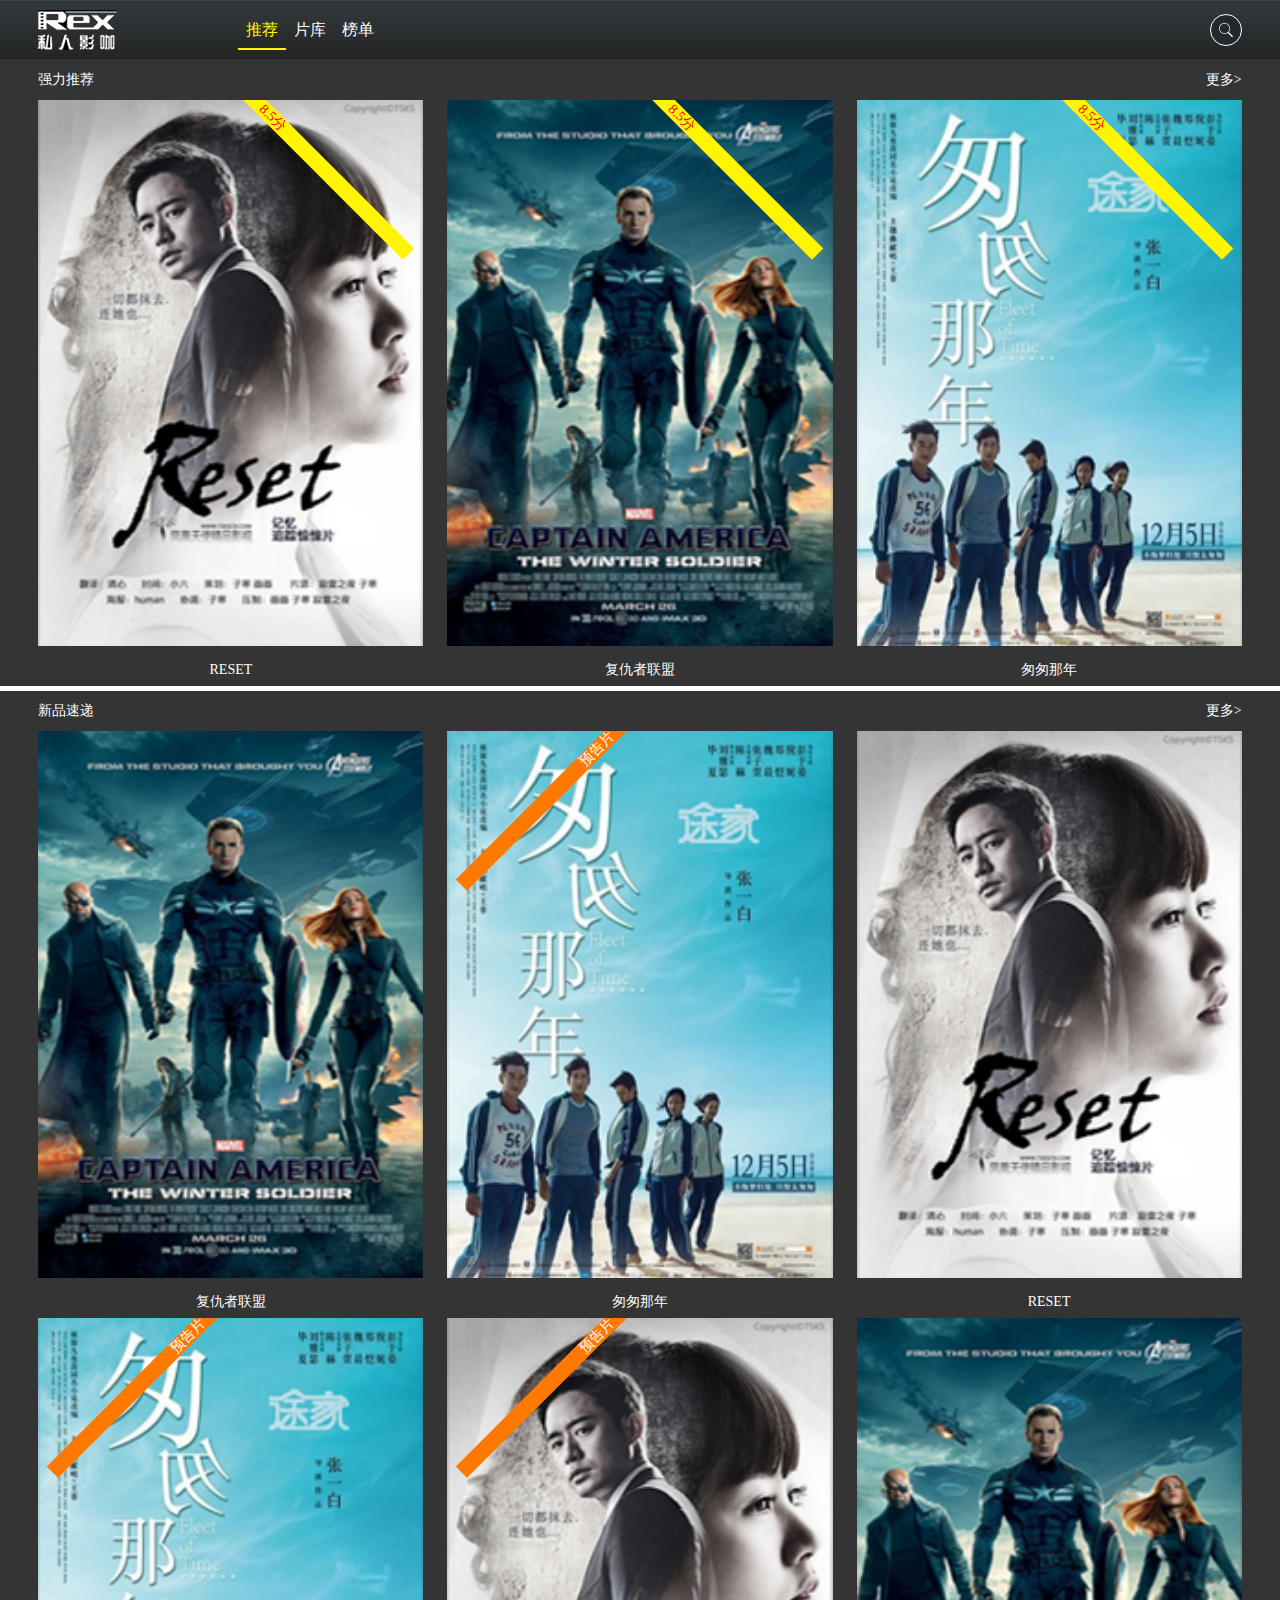
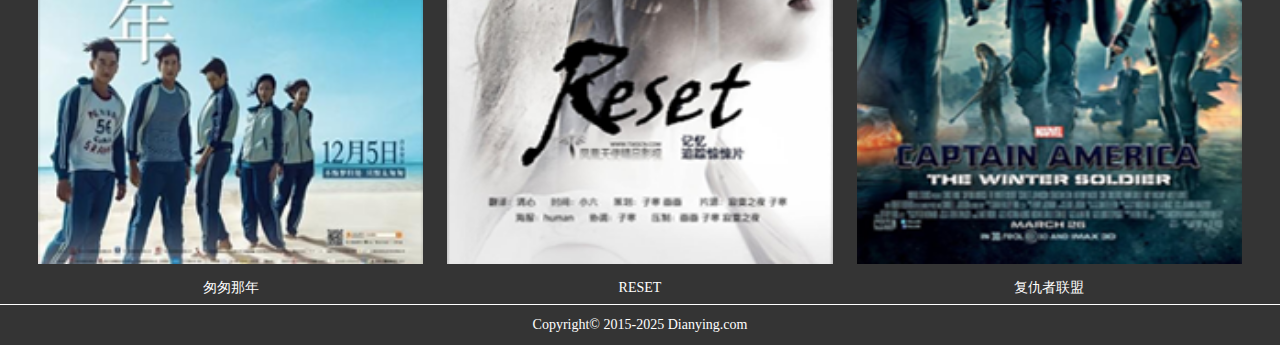
<file: index.html>
<!DOCTYPE html>
<html>
<head>
<meta charset="utf-8">
<meta http-equiv="X-UA-Compatible" content="IE=edge,chrome=1">
<meta name="viewport" content="width=device-width,user-scalable=no">
<title>Examples</title>
<meta name="description" content="">
<meta name="keywords" content="">
<link href="css/main.css" rel="stylesheet">
</head>
<body>
    <div class="header">
    	<div class="h_box clearfix">
    		<a href="index.html" class="logo"><img class="middle " src="img/logo.png" alt=""></a>
	    	<ul class="clearfix">
	    		<li class="selected"><a href="index.html">推荐</a></li>
	    		<li><a href="library.html">片库</a></li>
	    		<li><a href="honor.html">榜单</a></li>
	    	</ul>
	    	<div class="search_box">
	    		<form action="#">
	    			<input type="text" id="keyword" placeholder="电影、影人、影院、电视剧">
	    			<input type="button" id="search" class="middle">
	    		</form>
	    	</div>
    	</div>
    </div>
    <div class="recomm">
    	<div class="container">
    		<div class="tittle">
    			<span>强力推荐</span>
    			<a href="#" class="more">更多></a>
    		</div>
    		<ul>
    			<li>
    				<div class="m_img"><a href="detail.html"><img src="img/movie1.png" class="auto" alt=""></a><span class="m_score">8.5分</span></div>
    				<div class="m_name"><a href="detail.html">RESET</a></div>
    			</li>
    			<li>
    				<div class="m_img"><a href="detail.html"><img src="img/movie2.png" class="auto" alt=""></a><span class="m_score">8.5分</span></div>
    				<div class="m_name"><a href="detail.html">复仇者联盟</a></div>
    			</li>
    			<li>
    				<div class="m_img"><a href="detail.html"><img src="img/movie3.png" class="auto" alt=""></a><span class="m_score">8.5分</span></div>
    				<div class="m_name"><a href="detail.html">匆匆那年</a></div>
    			</li>
    		</ul>
    	</div>
    </div>
    <div class="recomm new_m">
    	<div class="container">
    		<div class="tittle">
    			<span>新品速递</span>
    			<a href="#" class="more">更多></a>
    		</div>
    		<ul>
    			<li>
    				<div class="m_img"><a href="detail.html"><img src="img/movie2.png" class="auto" alt=""></a></div>
    				<div class="m_name"><a href="detail.html">复仇者联盟</a></div>
    			</li>
    			<li>
    				<div class="m_img"><a href="detail.html"><img src="img/movie3.png" class="auto" alt=""></a><span class="m_score ygp">预告片</span></div>
    				<div class="m_name"><a href="detail.html">匆匆那年</a></div>
    			</li>
    			<li>
    				<div class="m_img"><a href="detail.html"><img src="img/movie1.png" class="auto" alt=""></a></div>
    				<div class="m_name"><a href="detail.html">RESET</a></div>
    			</li>
    			<li>
    				<div class="m_img"><a href="detail.html"><img src="img/movie3.png" class="auto" alt=""></a><span class="m_score ygp">预告片</span></div>
    				<div class="m_name"><a href="detail.html">匆匆那年</a></div>
    			</li>
    			<li>
    				<div class="m_img"><a href="detail.html"><img src="img/movie1.png" class="auto" alt=""></a><span class="m_score ygp">预告片</span></div>
    				<div class="m_name"><a href="detail.html">RESET</a></div>
    			</li>
    			<li>
    				<div class="m_img"><a href="detail.html"><img src="img/movie2.png" class="auto" alt=""></a></div>
    				<div class="m_name"><a href="detail.html">复仇者联盟</a></div>
    			</li>
    		</ul>
    	</div>
    </div>

    <div class="copy_r">Copyright© 2015-2025 Dianying.com</div>
    <div class="full hide"></div>
<script src="js/jquery-1.11.2.min.js"></script>
<script src="js/common.js"></script>
</body>
</html>
</file>
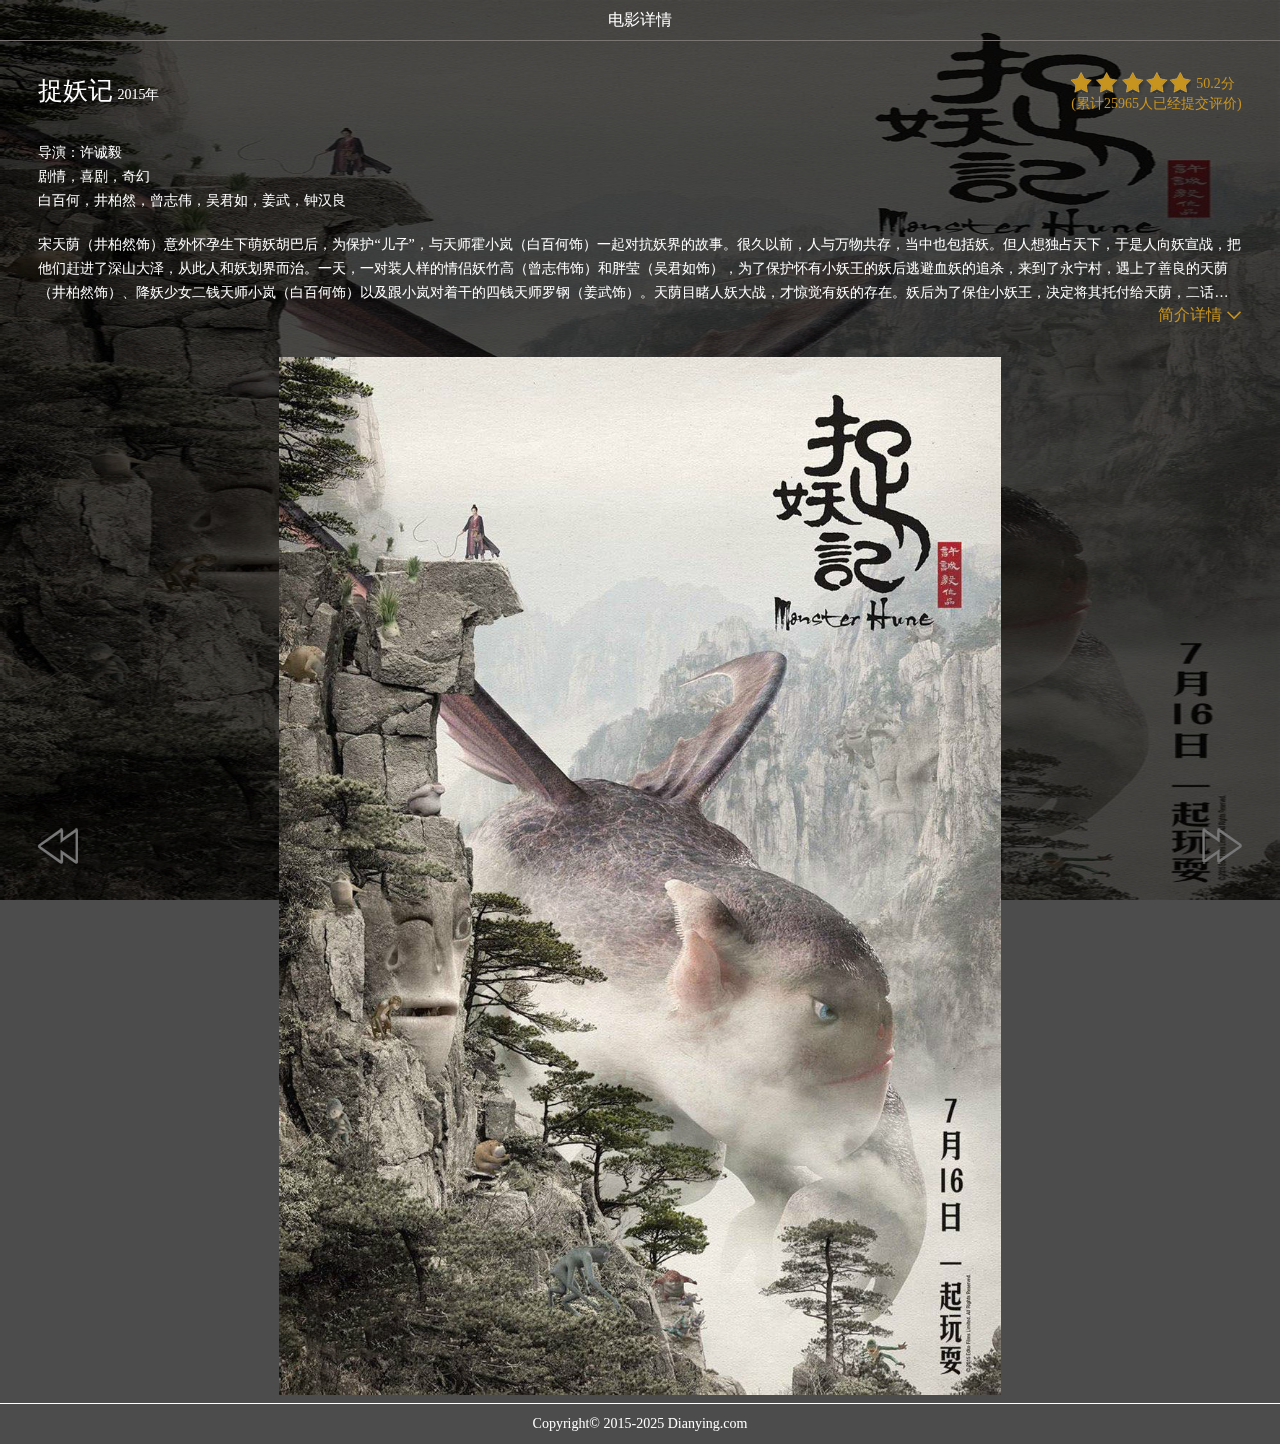
<file: detail.html>
<!DOCTYPE html>
<html>
<head>
<meta charset="utf-8">
<meta http-equiv="X-UA-Compatible" content="IE=edge,chrome=1">
<meta name="viewport" content="width=device-width,user-scalable=no">
<title>Examples</title>
<meta name="description" content="">
<meta name="keywords" content="">
<link href="css/main.css" rel="stylesheet">
</head>
<body>
    <div class="poster_bg"><img src="img/poster1.jpg" alt=""></div>
    <div class="m_detail">
    	<div class="title">电影详情</div>
    	<div class="con_box">
    		<div class="m_head">
    			<div class="m_name"><span class="name">捉妖记</span>2015年</div>
    			<div class="m_eval">
    				<div class="star"><span class="score">50.2分</span></div>
    				<p>(累计<span>25965</span>人已经提交评价)</p>
    			</div>
    		</div>
    		<div class="m_actor">
    			<p>导演：许诚毅</p>
    			<p>剧情，喜剧，奇幻</p>
    			<p>白百何，井柏然，曾志伟，吴君如，姜武，钟汉良</p>
    		</div>
    		<div class="m_about"><p>宋天荫（井柏然饰）意外怀孕生下萌妖胡巴后，为保护“儿子”，与天师霍小岚（白百何饰）一起对抗妖界的故事。很久以前，人与万物共存，当中也包括妖。但人想独占天下，于是人向妖宣战，把他们赶进了深山大泽，从此人和妖划界而治。一天，一对装人样的情侣妖竹高（曾志伟饰）和胖莹（吴君如饰），为了保护怀有小妖王的妖后逃避血妖的追杀，来到了永宁村，遇上了善良的天荫（井柏然饰）、降妖少女二钱天师小岚（白百何饰）以及跟小岚对着干的四钱天师罗钢（姜武饰）。天荫目睹人妖大战，才惊觉有妖的存在。妖后为了保住小妖王，决定将其托付给天荫，二话不说把肚里的蛋塞到天荫的嘴里，男子汉大丈夫的天荫从此就怀着妖胎成为“孕夫”。葛老板（钟汉良饰）重金悬赏小妖王。小岚为了得到赏金，硬拉着从没有离开过永宁村的天荫，同时也揭穿了一个重大的秘密。</p><span>简介详情</span></div>
    		<div class="slider_img">
    			<a href="javascript:;" class="btn_prev"></a>
    			<a href="javascript:;" class="btn_next"></a>
    			<ul>
    				<li><a href="#"><img src="img/poster1.jpg" class="auto" alt=""></a></li>
    			</ul>
    		</div>
    	</div>
    	<div class="copy_r dd">Copyright© 2015-2025 Dianying.com</div>
    </div>

</body>
</html>
</file>
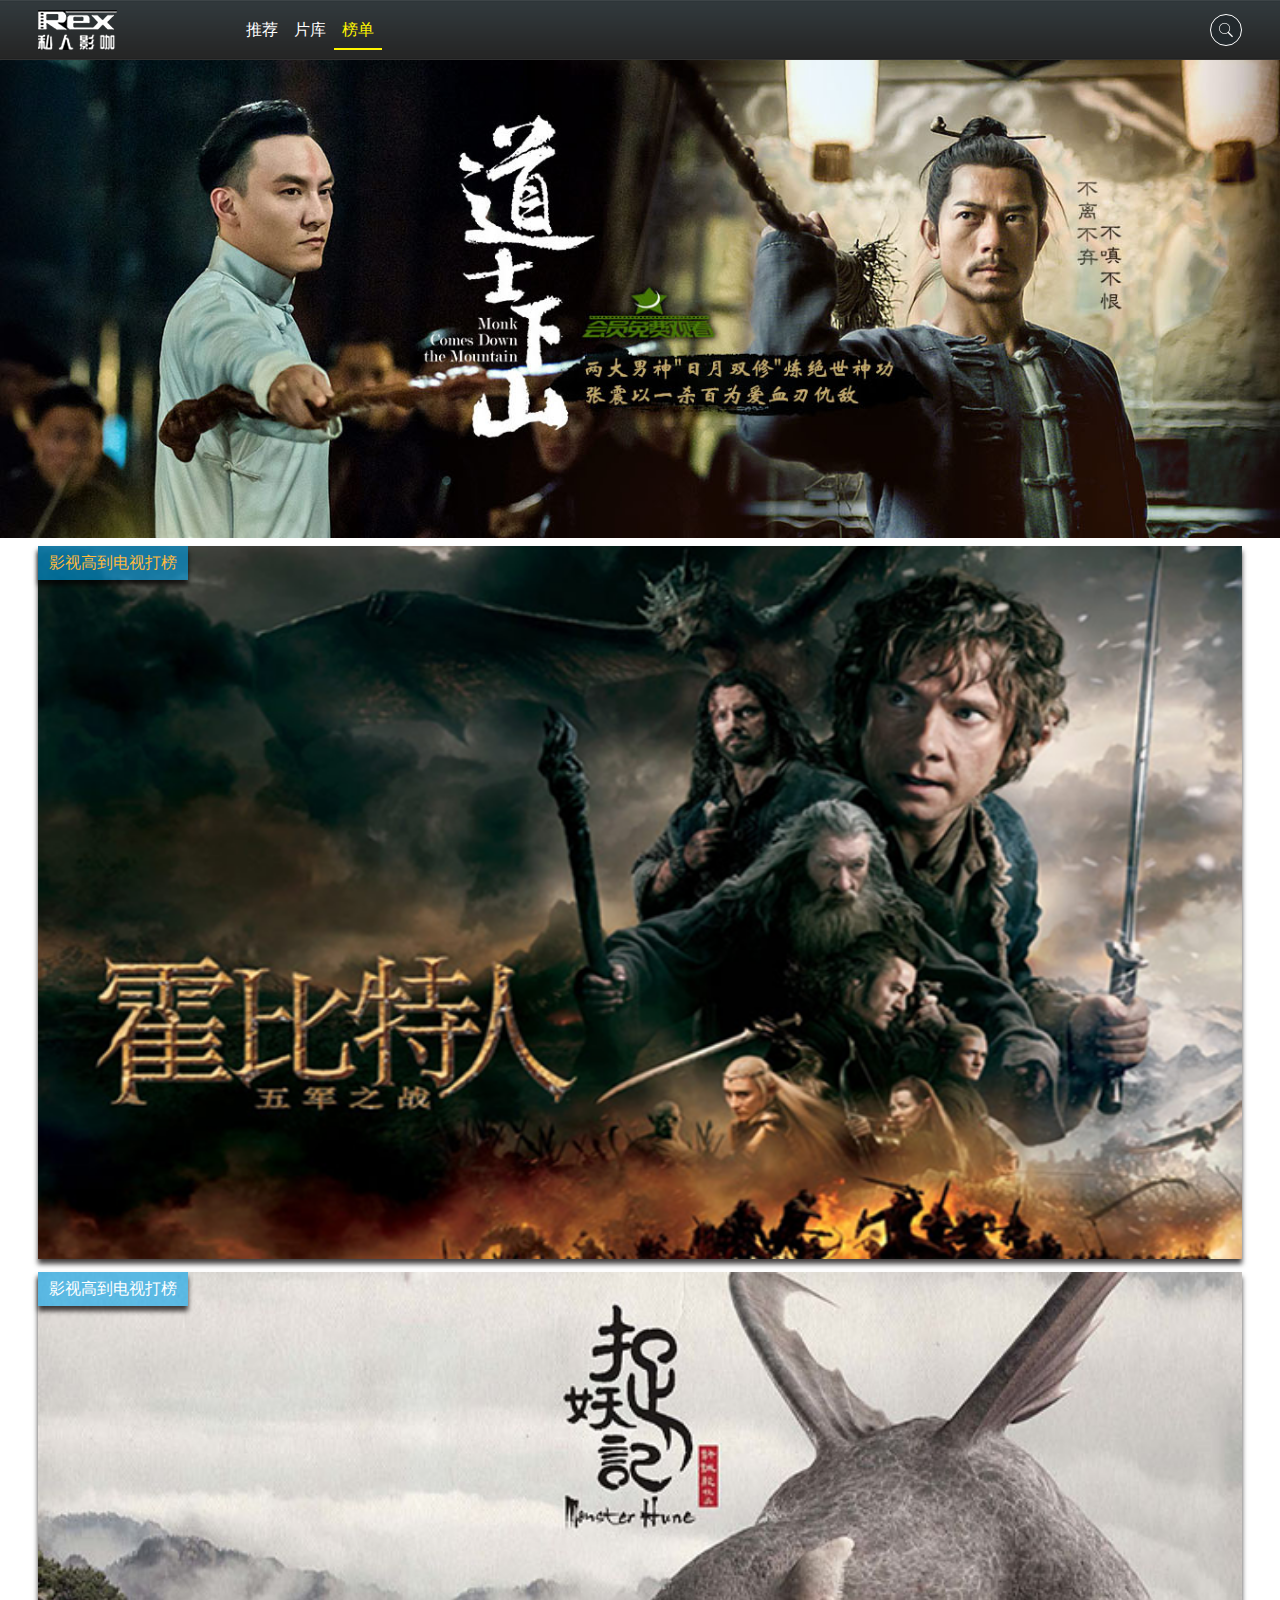
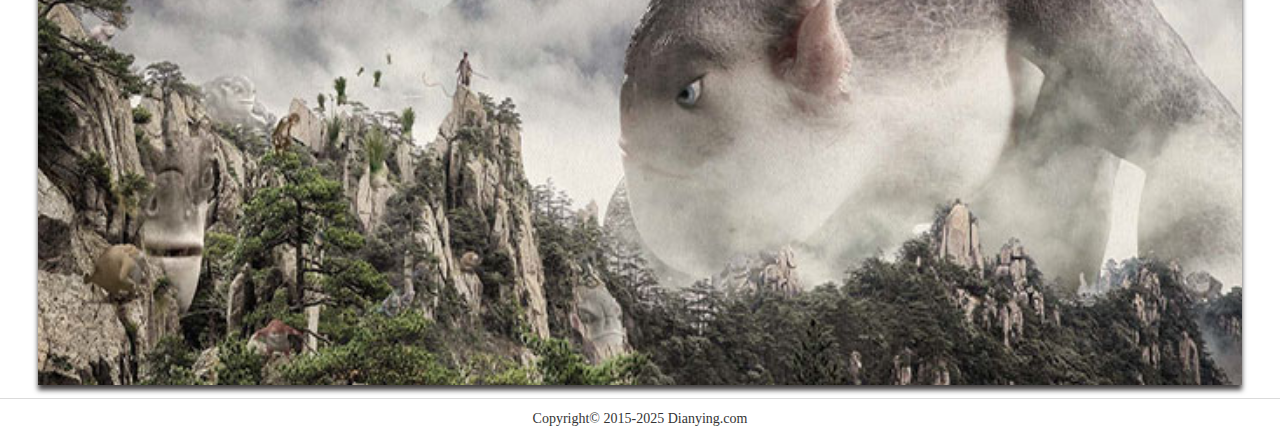
<file: honor.html>
<!DOCTYPE html>
<html>
<head>
<meta charset="utf-8">
<meta http-equiv="X-UA-Compatible" content="IE=edge,chrome=1">
<meta name="viewport" content="width=device-width,user-scalable=no">
<title>Examples</title>
<meta name="description" content="">
<meta name="keywords" content="">
<link href="css/main.css" rel="stylesheet">
</head>
<body>
    <div class="header">
    	<div class="h_box clearfix">
    		<a href="index.html" class="logo"><img class="middle " src="img/logo.png" alt=""></a>
	    	<ul class="clearfix">
	    		<li><a href="#">推荐</a></li>
	    		<li><a href="#">片库</a></li>
	    		<li class="selected"><a href="#">榜单</a></li>
	    	</ul>
	    	<div class="search_box">
	    		<form action="#">
	    			<input type="text" id="keyword" placeholder="电影、影人、影院、电视剧">
	    			<input type="button" id="search" class="middle">
	    		</form>
	    	</div>
    	</div>
    </div>
    <div class="flash_Box">
    	<ul>
    		<li><a href="#"><img class="auto" src="img/slider.jpg" alt=""></a></li>
    		<li><a href="#"><img class="auto" src="img/slider.jpg" alt=""></a></li>
    		<li><a href="#"><img class="auto" src="img/slider.jpg" alt=""></a></li>
    	</ul>
    	<div class="btn_box">
    		<a class="selected" href="javascript:;"></a>
    		<a href="javascript:;"></a>
    		<a href="javascript:;"></a>
    		<a href="javascript:;"></a>
    	</div>
    </div>
    <div class="ranking">
    	<div class="item">
    		<a href="#" class="r_img"><img class="auto" src="img/honor1.png" alt=""></a>
    		<div class="r_txt"><a href="#">影视高到电视打榜</a></div>
    	</div>
    	<div class="item">
    		<a href="#" class="r_img"><img class="auto" src="img/honor2.jpg" alt=""></a>
    		<div class="r_txt b2"><a href="#">影视高到电视打榜</a></div>
    	</div>
    </div>
    <div class="copy_r ww">Copyright© 2015-2025 Dianying.com</div>
</body>
</html>
</file>
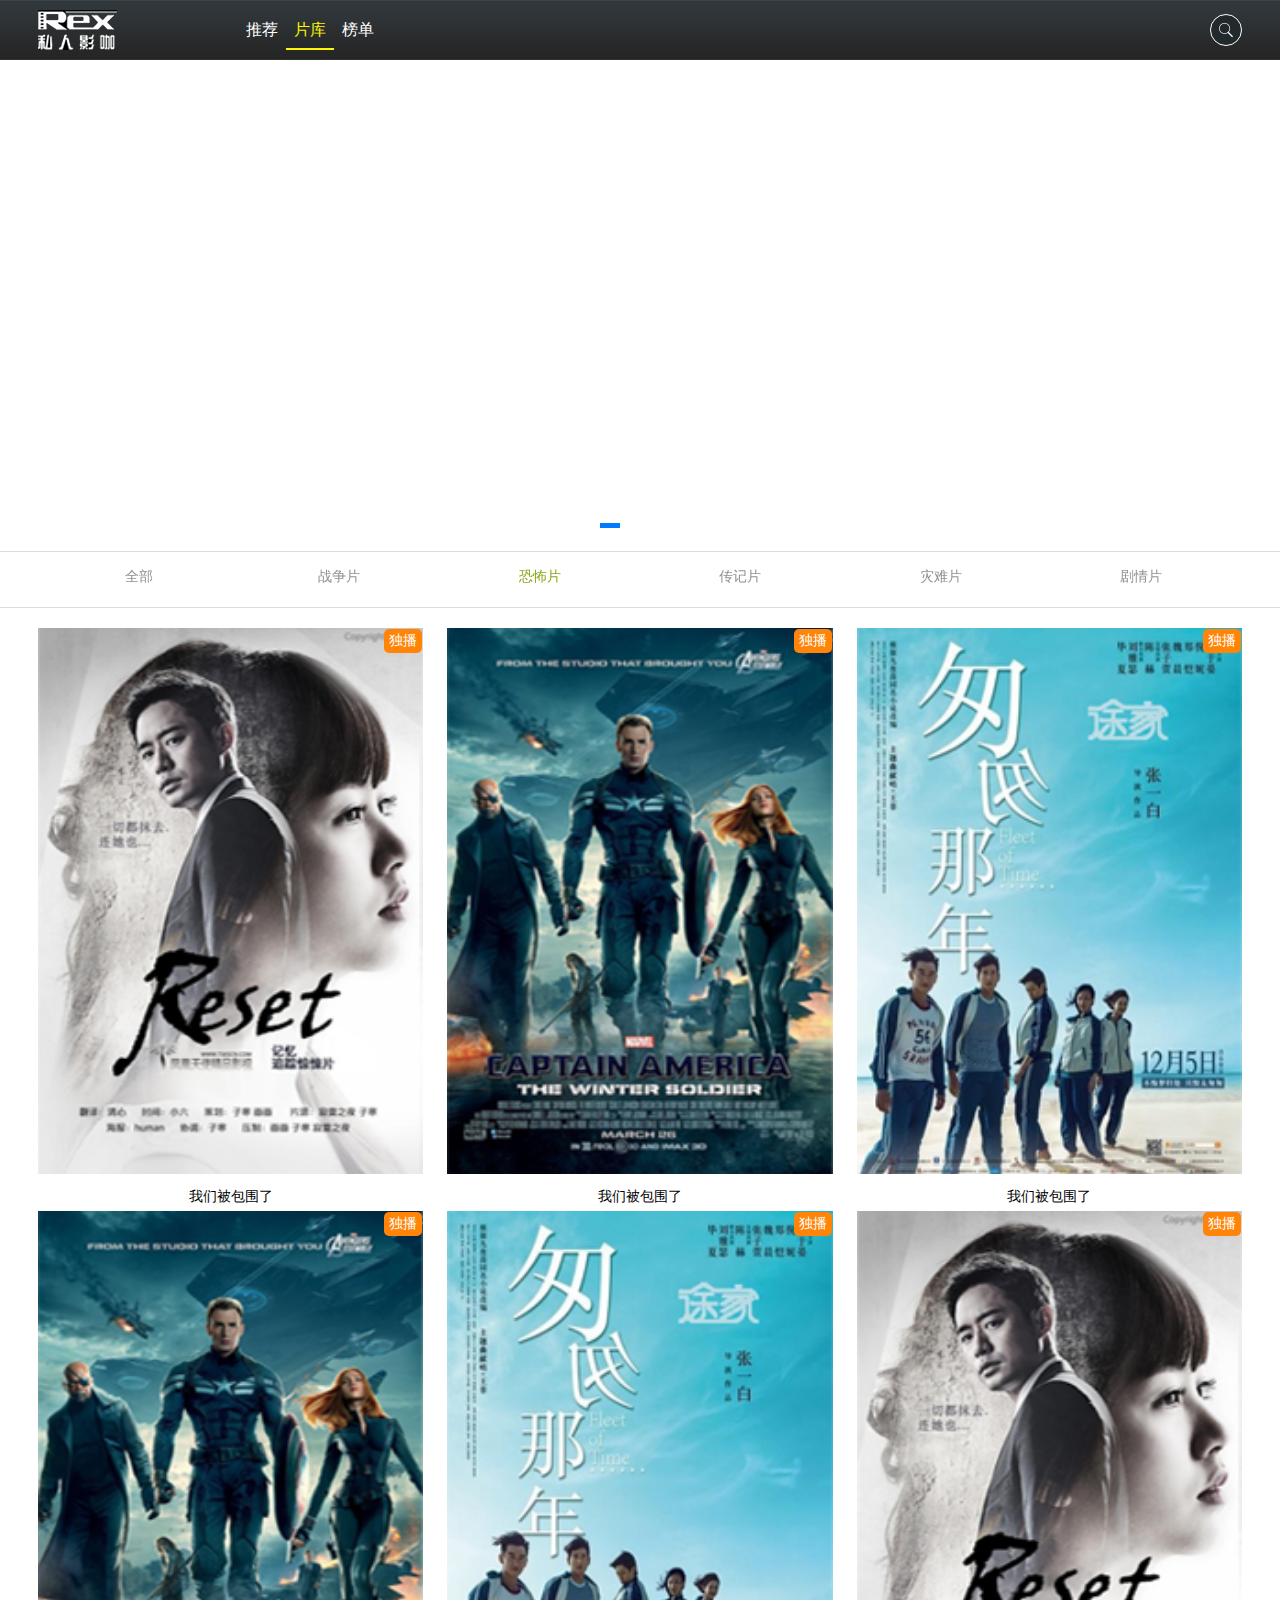
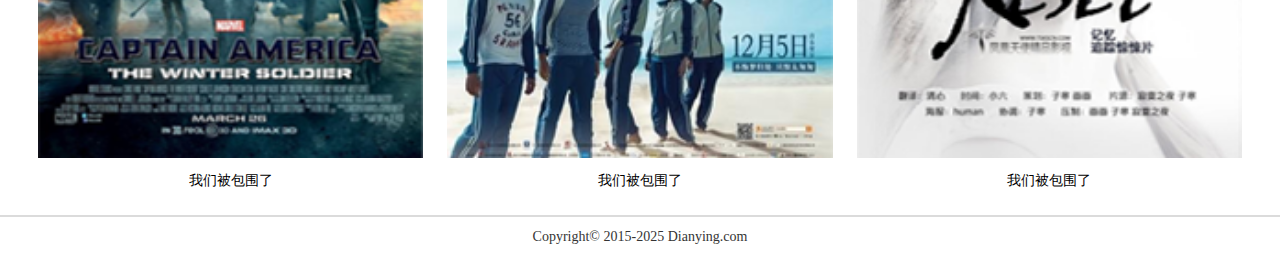
<file: library.html>
<!DOCTYPE html>
<html>
<head>
<meta charset="utf-8">
<meta http-equiv="X-UA-Compatible" content="IE=edge,chrome=1">
<meta name="viewport" content="width=device-width,user-scalable=no">
<title>Examples</title>
<meta name="description" content="">
<meta name="keywords" content="">
<link href="css/main.css" rel="stylesheet">
<link rel="stylesheet" href="css/swiper.min.css">
</head>
<body>
    <div class="header">
    	<div class="h_box clearfix">
    		<a href="index.html" class="logo"><img class="middle " src="img/logo.png" alt=""></a>
	    	<ul class="clearfix">
	    		<li><a href="#">推荐</a></li>
	    		<li class="selected"><a href="#">片库</a></li>
	    		<li><a href="#">榜单</a></li>
	    	</ul>
	    	<div class="search_box">
	    		<form action="#">
	    			<input type="text" id="keyword" placeholder="电影、影人、影院、电视剧">
	    			<input type="button" id="search" class="middle">
	    		</form>
	    	</div>
    	</div>
    </div>
    <div class="flash_Box swiper-container">
    	<ul class="swiper-wrapper">
    		<li class="swiper-slide"><a href="#"><img class="auto" src="img/slider.jpg" alt=""></a></li>
    		<li class="swiper-slide"><a href="#"><img class="auto" src="img/slider.jpg" alt=""></a></li>
    		<li class="swiper-slide"><a href="#"><img class="auto" src="img/slider.jpg" alt=""></a></li>
    	</ul>
    	<div class="btn_box swiper-pagination">
    	</div>
    </div>
    <div class="select_box">
    	<div class="select swiper-container">
    		<div class="swiper swiper-wrapper">
    			<div class="swiper-slide"><a href="#">全部</a></div>
	    		<div class="swiper-slide"><a href="#">战争片</a></div>
	    		<div class="swiper-slide selected"><a href="#">恐怖片</a></div>
	    		<div class="swiper-slide"><a href="#">传记片</a></div>
	    		<div class="swiper-slide"><a href="#">灾难片</a></div>
	    		<div class="swiper-slide"><a href="#">剧情片</a></div>
	    		<div class="swiper-slide"><a href="#">悬疑片</a></div>
    		</div>
    	</div>
    	<!-- <div class="select">
    		<div class="swiper">
    			<a class="selected" href="#">全部</a>
	    		<a href="#">香港</a>
	    		<a href="#">美国</a>
	    		<a href="#">英国</a>
	    		<a href="#">日本</a>
	    		<a href="#">大陆</a>
	    		<a href="#">泰国</a>
	    		<a href="#">其他</a>
    		</div>
    	</div>
    	<div class="select">
    		<div class="swiper">
    			<a href="#">全部</a>
	    		<a href="#">2015</a>
	    		<a href="#">2014</a>
	    		<a class="selected" href="#">2013</a>
	    		<a href="#">2012</a>
	    		<a href="#">2011</a>
	    		<a href="#">2010</a>
	    		<a href="#">其他</a>
    		</div>
    	</div>
    	<div class="select">
    		<div class="swiper">
    			<a href="#">全部</a>
	    		<a class="selected" href="#">人气榜</a>
	    		<a href="#">好评榜</a>
    		</div>
    	</div> -->
    </div>
    <div class="recomm_box">
    	<ul>
    		<li>
    			<div class="m_img"><a href="#"><img class="auto" src="img/movie1.png" alt=""></a><span>独播</span></div>
    			<div class="m_name"><a href="#">我们被包围了</a></div>
    		</li>
    		<li>
    			<div class="m_img"><a href="#"><img class="auto" src="img/movie2.png" alt=""></a><span>独播</span></div>
    			<div class="m_name"><a href="#">我们被包围了</a></div>
    		</li>
    		<li>
    			<div class="m_img"><a href="#"><img class="auto" src="img/movie3.png" alt=""></a><span>独播</span></div>
    			<div class="m_name"><a href="#">我们被包围了</a></div>
    		</li>
    		<li>
    			<div class="m_img"><a href="#"><img class="auto" src="img/movie2.png" alt=""></a><span>独播</span></div>
    			<div class="m_name"><a href="#">我们被包围了</a></div>
    		</li>
    		<li>
    			<div class="m_img"><a href="#"><img class="auto" src="img/movie3.png" alt=""></a><span>独播</span></div>
    			<div class="m_name"><a href="#">我们被包围了</a></div>
    		</li>
    		<li>
    			<div class="m_img"><a href="#"><img class="auto" src="img/movie1.png" alt=""></a><span>独播</span></div>
    			<div class="m_name"><a href="#">我们被包围了</a></div>
    		</li>
    	</ul>
    </div>
    <div class="copy_r ww">Copyright© 2015-2025 Dianying.com</div>

<script src="js/jquery-1.11.2.min.js"></script>
<script src="js/swiper.min.js"></script>
<script src="js/common.js"></script>
</body>
</html>
</file>
<file: css/main.css>
@charset "UTF-8";
/**
 * 
 * @authors Your Name (you@example.org)
 * @date    2015-08-13 16:33:01
 * @version $Id$
 */

*{
	padding: 0;
	margin: 0;
}
body{
	font: normal 14px/24px Microsoft Yahei,Arail;
	color: #fff;
}
a{
	text-decoration: none; 
}
li{
	list-style: none;
}
.middle{
	position: relative;
	top: 50%;
	transform: translateY(-50%);
	-webkit-transform: translateY(-50%);
	-moz-ransform: translateY(-50%);
	-o-transform: translateY(-50%);
}
.clearfix {
    *zoom: 1;
}
.clearfix:before,
.clearfix:after {
    display: table;
    line-height: 0;
    content: "";
}
.clearfix:after {
    clear: both;
}
.auto{
	width: 100%;
	max-width: 100%;
	height: auto;
}
.full{
	width: 100%;
	height: 100%;
	background: #000;
	opacity: 0;
	z-index: 101;
	position: absolute;
	left: 0;
	top: 0;

}
.hide{
	display: none;
}


.header{
	width: 100%;
	height: 60px;
	background: url(../img/nav-bg.png) repeat-x;
}
.header .h_box{
	width: 94%;
	margin: 0 auto;
}
.header .h_box .logo{
	float: left;
	display: block;
	height: 60px;
}
.header .h_box ul{
	float: left;
	padding-left: 10%;
	height: 60px;
	line-height: 60px;
	list-style: none;
}
.header .h_box ul li{
	float: left;
	text-align: center;
}
.header .h_box ul li a{
	padding: 0 8px 10px;
	color: #fff;
	font-size: 1rem;
}
.header .h_box ul li.selected a{
	color: #fff500;
    border-bottom: 2px solid #fff500;
}
.header .h_box .search_box{
	float: right;
	position: relative;
}
.header .h_box .search_box form{
	height: 60px;
}
#keyword{
	width: 205px;
	height: 32px;
	position: absolute;
	top: 15px;
	right: 0;
	box-sizing: border-box;
	border-radius: 20px;
	border: 1px solid #fff;
	padding: 0 37px 0 10px;
	outline: none;
	display: none;
}
#search{
	width: 16px;
	height: 16px;
	padding: 15px;
	border: 1px solid #fff;
	border-radius: 50%;
	background: url(../img/search.png) no-repeat center center #22292d;
	cursor: pointer;
	outline: none;

}

.recomm{
	width: 100%;
	background: #343434;
	margin-bottom: 5px;
}
.recomm .container{
	width: 94%;
	margin: 0 auto;
}
.recomm .container .tittle{
	height: 40px;
	line-height: 40px;
}
.recomm .container .tittle span{
	float: left;
}
.recomm .container .tittle .more{
	float: right;
	color: #fff;
}
.recomm .container ul{
	overflow: hidden;
}
.recomm .container ul li{
	float: left;
	width: 32%;
	margin-right: 2%;
	text-align: center;
}
.recomm .container ul li:nth-child(3n){
	margin-right: 0;
}
.recomm .container ul li .m_img{
	position: relative;
	overflow: hidden;
}
.recomm .container ul li .m_img .m_score{
	display: block;
	width: 100%;
	height: 16px;
	line-height: 16px;
	color: red;
	text-align: center;
	background-color: #fff500;
	position: absolute;
	left: 42px;
	top: 10px;
	transform: rotate(45deg);
}
.recomm .container ul li .m_img .ygp{
	right: 42px;
	left: auto;
	transform: rotate(-45deg);
	color: #fff;
	background-color: #ff7800;
}
.recomm .container ul li .m_name{
	height: 32px;
	line-height: 32px;
}
.recomm .container ul li a{
	color: #fff;
}
.new_m{
	margin-bottom: 0;
}

.copy_r{
	text-align: center;
	color: #fff;
	border-top: 1px solid #fff;
	background: #343434;
	line-height: 40px;
}


.flash_Box{
	position: relative;
	overflow: hidden;
}
.flash_Box ul{
	width: 100%;
	display: flex;
}
.flash_Box ul li{
	width: 100%;
	box-sizing: content-box;
	flex-shrink: 0;
}

.flash_Box .btn_box{
	position: absolute;
	left: 0;
	bottom: 6%;
	text-align: center;
	width: 100%;
}


.select_box{
	margin: 5px 0;
	border-top: 1px solid #dbdbdb;
	border-top: 1px solid #dbdbdb;
}
.select_box .select{
	width: 94%;
	margin: 0 auto;
	border-bottom: 1px solid #b6b6b6;
	overflow: hidden;
}
.select_box .select:last-child{
	border-bottom: none;
}
.select_box .select .swiper{
	width: 100%;
	display: flex;
	box-sizing: content-box;
}
.select_box .select div{
	display: inline-block;
	flex-shrink: 0;
	height: 50px;
	line-height: 50px;
	text-align: center;
}
.select_box .select div a{
	color: #919191;
}
.select_box .select .swiper div.selected a{
	color: #87a716;
}

.recomm_box{
	border-top: 1px solid #dbdbdb;
	border-bottom: 1px solid #dbdbdb;
	padding: 20px 0;
}
.recomm_box ul{
	width: 94%;
	margin: 0 auto;
	overflow: hidden;
}
.recomm_box ul li{
	float: left;
	width: 32%;
	margin-right: 2%;
}
.recomm_box ul li:nth-child(3n){
	margin-right: 0;
}
.recomm_box ul li .m_img{
	position: relative;
}
.recomm_box ul li .m_img span{
	position: absolute;
	color: #fff;
	background: #ff8407;
	border-radius: 5px;
	display: block;
	padding: 0 5px;
	right: 1px;
	top: 1px;
	line-height: 24px;
}
.recomm_box ul li .m_name{
	height: 29px;
	line-height: 29px;
	text-align: center;
}
.recomm_box ul li .m_name a{
	color: #000;
}
.ww{
	background: #fff;
	color: #343434;
	border-top: 1px solid #dbdbdb;
	line-height: 40px;
}

.poster_bg{
	width: 100%;
	height: 100%;
	position: fixed;
	left: 0;
	top: 0;
	font-size: 0;
	z-index: -1;
}
.poster_bg img{
	width: 100%;
	height: 100%;
}
.m_detail{
	width: 100%;
	height: 100%;
	background: rgba(0,0,0,.7);
}
.m_detail .title{
	height: 40px;
	line-height: 40px;
	text-align: center;
	border-bottom: 1px solid #787572;
	font-size: 16px;
}
.m_detail .con_box{
	width: 94%;
	margin: 0 auto;
}
.m_detail .con_box .m_head{
	height: 100px;
	line-height: 100px;
	overflow: hidden;
}
.m_detail .con_box .m_head .m_name {
	float: left;
}
.m_detail .con_box .m_head .m_name .name{
	font-size: 25px;
	padding-right: 4px;
}
.m_detail .con_box .m_head .m_eval{
	float: right;
	padding-top: 31px;
	color: #c7941f;
}
.m_detail .con_box .m_head .m_eval .star{
	padding-left: 125px;
	height: 21px;
	line-height: 21px;
	background: url(../img/star.png) no-repeat;
}
.m_detail .con_box .m_head .m_eval .star span{
	line-height: 24px;
}
.m_detail .con_box .m_head .m_eval p{
	line-height: 21px;
}
.m_detail .con_box .m_about{
	margin-top: 20px;
	overflow: hidden;
}
.m_detail .con_box .m_about p{
	float: left;
	height: 70px;
	overflow: hidden;
	text-overflow: ellipsis;
	display: -webkit-box;
    -webkit-line-clamp: 3;
    -webkit-box-orient: vertical
}
.m_detail .con_box .m_about span{
	float: right;
	color: #c7941f;
	padding-right: 20px;
	font-size: 16px;
	cursor: pointer;
	background: url(../img/down.png) no-repeat right center;
}
.m_detail .con_box .slider_img{
	position: relative;
	margin-top: 30px;
}
.m_detail .con_box .slider_img ul{
	width: 60%;
	margin: 0 auto;
}
.m_detail .con_box .slider_img .btn_prev{
	display: block;
	width: 40px;
	height: 36px;
	background: url(../img/left.png);
	position: absolute;
	top: 45%;
	left: 0;
}
.m_detail .con_box .slider_img .btn_next{
	display: block;
	width: 40px;
	height: 36px;
	background: url(../img/right.png);
	position: absolute;
	top: 45%;
	right: 0;
}
.m_detail .dd{
	background: none;
}

.ranking{
	width: 94%;
	margin: 0 auto;
}
.ranking .item {
	position: relative;
	margin-bottom: 5px;
}
.ranking .item img{
	box-shadow: 0px 5px 5px rgba(6,0,1,.75);
}
.ranking .item .r_txt{
	position: absolute;
	left: 0;
	top: 0;
	width: 150px;
	padding: 5px 0;
	font-size: 16px;
	box-shadow: 0 5px 5px rgba(6,0,1,.75);
	background: rgba(0,160,233,.6);
	text-align: center;
}
.ranking .item .r_txt a{
	color: #feba3d;
}
.ranking .item .b2 a{
	color: #fff;
}
</file>
